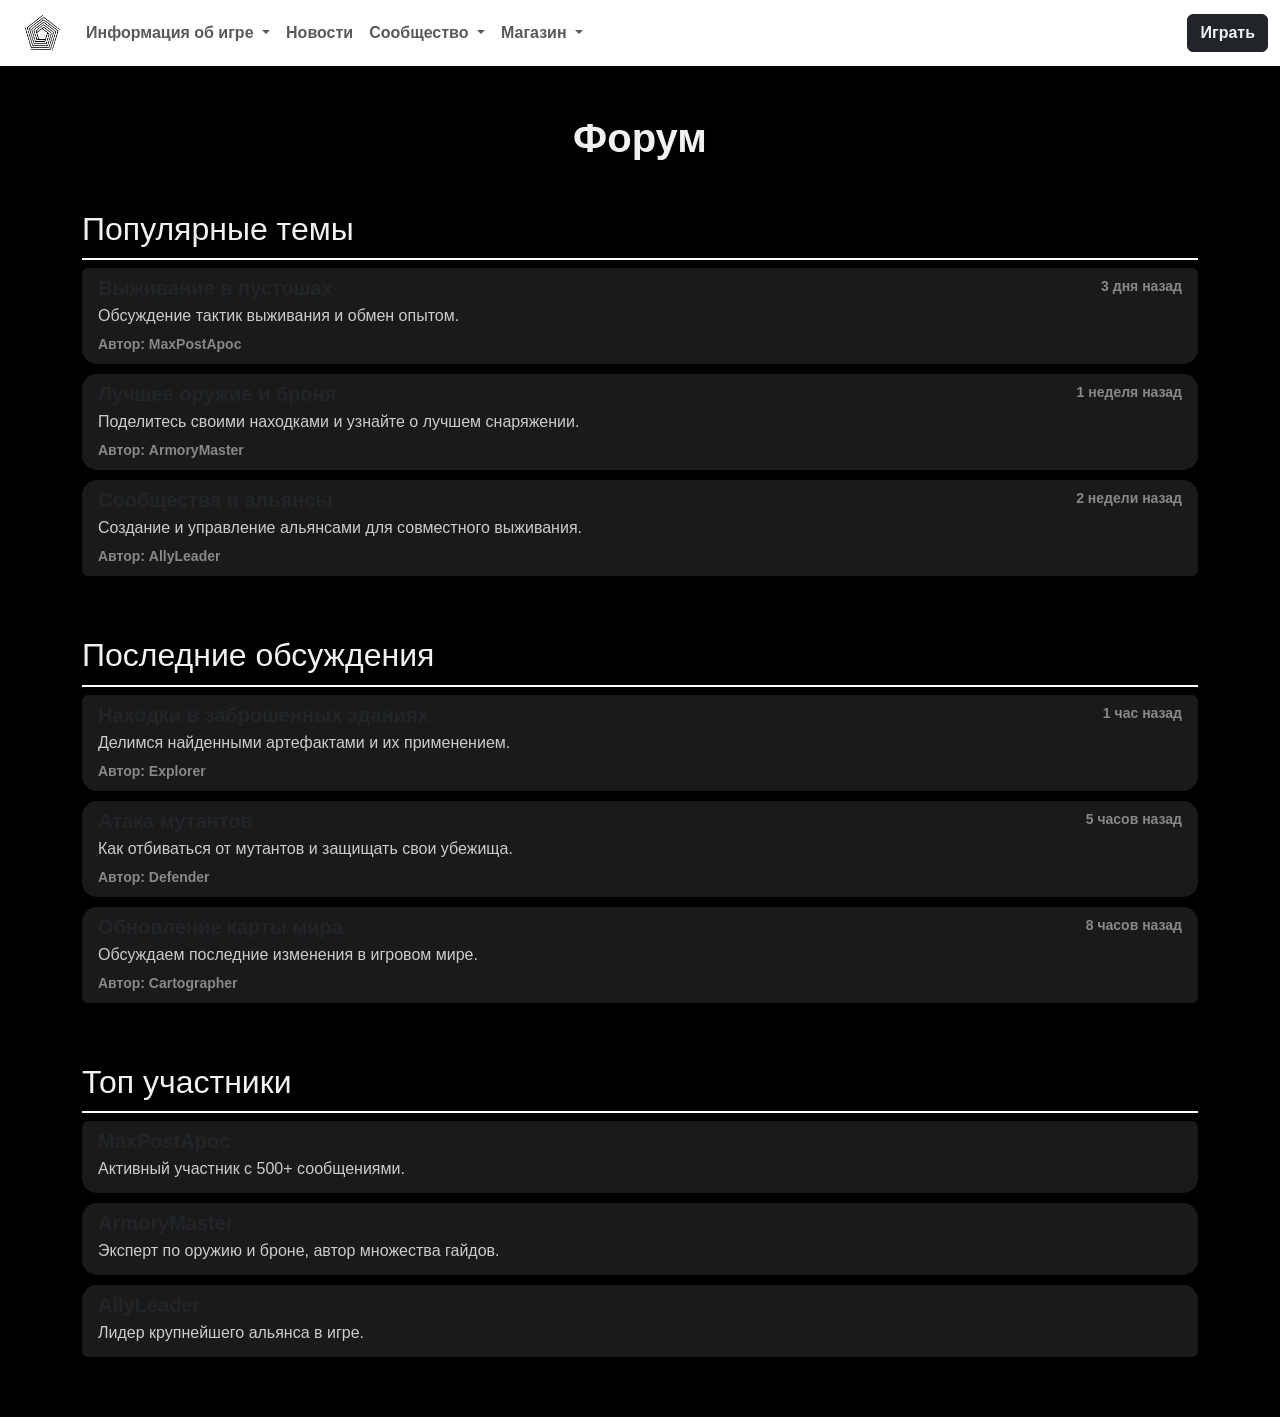
<file: forum.html>
<!DOCTYPE html>
<html lang="ru">

<head>
  <meta charset="UTF-8">
  <meta name="viewport" content="width=device-width, initial-scale=1.0">
  <title>Community Forum</title>
  <link rel="stylesheet" href="./styles/bootstrap.min.css">
  <link rel="stylesheet" href="./styles/style.css">
  <link rel="stylesheet" href="./styles/adaptive.css">
  <link rel="stylesheet" href="./styles/forum.css">
</head>

<body>
  <nav class="navbar navbar-expand-lg navbar-light bg-body">
    <div class="container-fluid">
      <a class="navbar-brand" href="./index.html">
        <img src="images/logo.png" width="40px" height="40px" class="my-logo">
      </a>
        <button class="navbar-toggler" type="button" data-bs-toggle="collapse" data-bs-target="#navbarScroll"
            aria-controls="navbarScroll" aria-expanded="false" aria-label="Toggle navigation">
            <span class="navbar-toggler-icon"></span>
        </button>
        <div class="collapse navbar-collapse" id="navbarScroll">
            <ul class="navbar-nav me-auto my-2 my-lg-0 navbar-nav-scroll" style="--bs-scroll-height: 100px;">

                <li class="nav-item dropdown">
                    <a class="nav-link dropdown-toggle" href="#" id="navbarScrollingDropdown" role="button"
                        data-bs-toggle="dropdown" aria-expanded="false">
                        Информация об игре
                    </a>
                    <ul class="dropdown-menu" aria-labelledby="navbarScrollingDropdown">
                      <li><a class="dropdown-item" href="./index.html#nav-hero">Герои</a></li>
                        <li><a class="dropdown-item" href="./news.html">Описания обновлений</a></li>
                        <li>
                            <hr class="dropdown-divider">
                        </li>
                    </ul>

                <!-- <li class="nav-item dropdown">
                    <a class="nav-link dropdown-toggle" href="#" id="navbarScrollingDropdown" role="button"
                        data-bs-toggle="dropdown" aria-expanded="false">
                        Карты
                    </a>
                    <ul class="dropdown-menu" aria-labelledby="navbarScrollingDropdown">
                      <li><a class="dropdown-item" href="./maps.html">Локация метро</a></li>
                        <li>
                            <hr class="dropdown-divider">
                        </li>
                    </ul> -->

                <li class="nav-item">
                    <a class="nav-link" href="./news.html">Новости</a>
                </li>

                <li class="nav-item dropdown">
                    <a class="nav-link dropdown-toggle" href="#" id="navbarScrollingDropdown" role="button"
                        data-bs-toggle="dropdown" aria-expanded="false">
                        Сообщество
                    </a>
                    <ul class="dropdown-menu" aria-labelledby="navbarScrollingDropdown">
                        <li><a class="dropdown-item" href="./forum.html">Форумы</a></li>
                        <li><a class="dropdown-item" href="./tables.html">Рейтинговые таблицы</a></li>
                        <li><a class="dropdown-item" href="./invited.html">Пригласи друга</a></li>
                        <li><a class="dropdown-item" href="./loyalty.html">Программа поддержки</a></li>
                        <li>
                            <hr class="dropdown-divider">
                        </li>
                    </ul>

                <li class="nav-item dropdown">
                    <a class="nav-link dropdown-toggle" href="#" id="navbarScrollingDropdown" role="button"
                        data-bs-toggle="dropdown" aria-expanded="false">
                        Магазин
                    </a>
                    <ul class="dropdown-menu" aria-labelledby="navbarScrollingDropdown">
                        <li><a class="dropdown-item" href="./shop.html">Внутриигровой контент</a></li>
                        <li>
                            <hr class="dropdown-divider">
                        </li>
                        <li><a class="dropdown-item" href="./merch.html">Сувенирная продукция</a></li>
                    </ul>

                </li>
            </ul>
            <button class="btn btn-dark">
                <a class="text-light fw-bold" href="./game-main/index.html">Играть</a>
            </button>
        </div>
    </div>
</nav>

  <main class="container mt-5">
    <h1 class="text-center text-light fw-bold">Форум</h1>
    <div class="forum-section mt-5">
      <h2 class="text-light">Популярные темы</h2>
      <div class="list-group">
        <a href="#" class="list-group-item list-group-item-action">
          <div class="d-flex w-100 justify-content-between">
            <h5 class="mb-1">Выживание в пустошах</h5>
            <small>3 дня назад</small>
          </div>
          <p class="mb-1">Обсуждение тактик выживания и обмен опытом.</p>
          <small>Автор: MaxPostApoc</small>
        </a>
        <a href="#" class="list-group-item list-group-item-action">
          <div class="d-flex w-100 justify-content-between">
            <h5 class="mb-1">Лучшее оружие и броня</h5>
            <small>1 неделя назад</small>
          </div>
          <p class="mb-1">Поделитесь своими находками и узнайте о лучшем снаряжении.</p>
          <small>Автор: ArmoryMaster</small>
        </a>
        <a href="#" class="list-group-item list-group-item-action">
          <div class="d-flex w-100 justify-content-between">
            <h5 class="mb-1">Сообщества и альянсы</h5>
            <small>2 недели назад</small>
          </div>
          <p class="mb-1">Создание и управление альянсами для совместного выживания.</p>
          <small>Автор: AllyLeader</small>
        </a>
      </div>
    </div>
    
    <div class="forum-section mt-5">
      <h2 class="text-light">Последние обсуждения</h2>
      <div class="list-group">
        <a href="#" class="list-group-item list-group-item-action">
          <div class="d-flex w-100 justify-content-between">
            <h5 class="mb-1">Находки в заброшенных зданиях</h5>
            <small>1 час назад</small>
          </div>
          <p class="mb-1">Делимся найденными артефактами и их применением.</p>
          <small>Автор: Explorer</small>
        </a>
        <a href="#" class="list-group-item list-group-item-action">
          <div class="d-flex w-100 justify-content-between">
            <h5 class="mb-1">Атака мутантов</h5>
            <small>5 часов назад</small>
          </div>
          <p class="mb-1">Как отбиваться от мутантов и защищать свои убежища.</p>
          <small>Автор: Defender</small>
        </a>
        <a href="#" class="list-group-item list-group-item-action">
          <div class="d-flex w-100 justify-content-between">
            <h5 class="mb-1">Обновление карты мира</h5>
            <small>8 часов назад</small>
          </div>
          <p class="mb-1">Обсуждаем последние изменения в игровом мире.</p>
          <small>Автор: Cartographer</small>
        </a>
      </div>
    </div>
    
    <div class="forum-section mt-5">
      <h2 class="text-light">Топ участники</h2>
      <div class="list-group">
        <a href="#" class="list-group-item list-group-item-action">
          <h5 class="mb-1">MaxPostApoc</h5>
          <p class="mb-1">Активный участник с 500+ сообщениями.</p>
        </a>
        <a href="#" class="list-group-item list-group-item-action">
          <h5 class="mb-1">ArmoryMaster</h5>
          <p class="mb-1">Эксперт по оружию и броне, автор множества гайдов.</p>
        </a>
        <a href="#" class="list-group-item list-group-item-action">
          <h5 class="mb-1">AllyLeader</h5>
          <p class="mb-1">Лидер крупнейшего альянса в игре.</p>
        </a>
      </div>
    </div>
  </main>

  <script src="./scripts/bootstrap.bundle.min.js"></script>
</body>

</html>
</file>
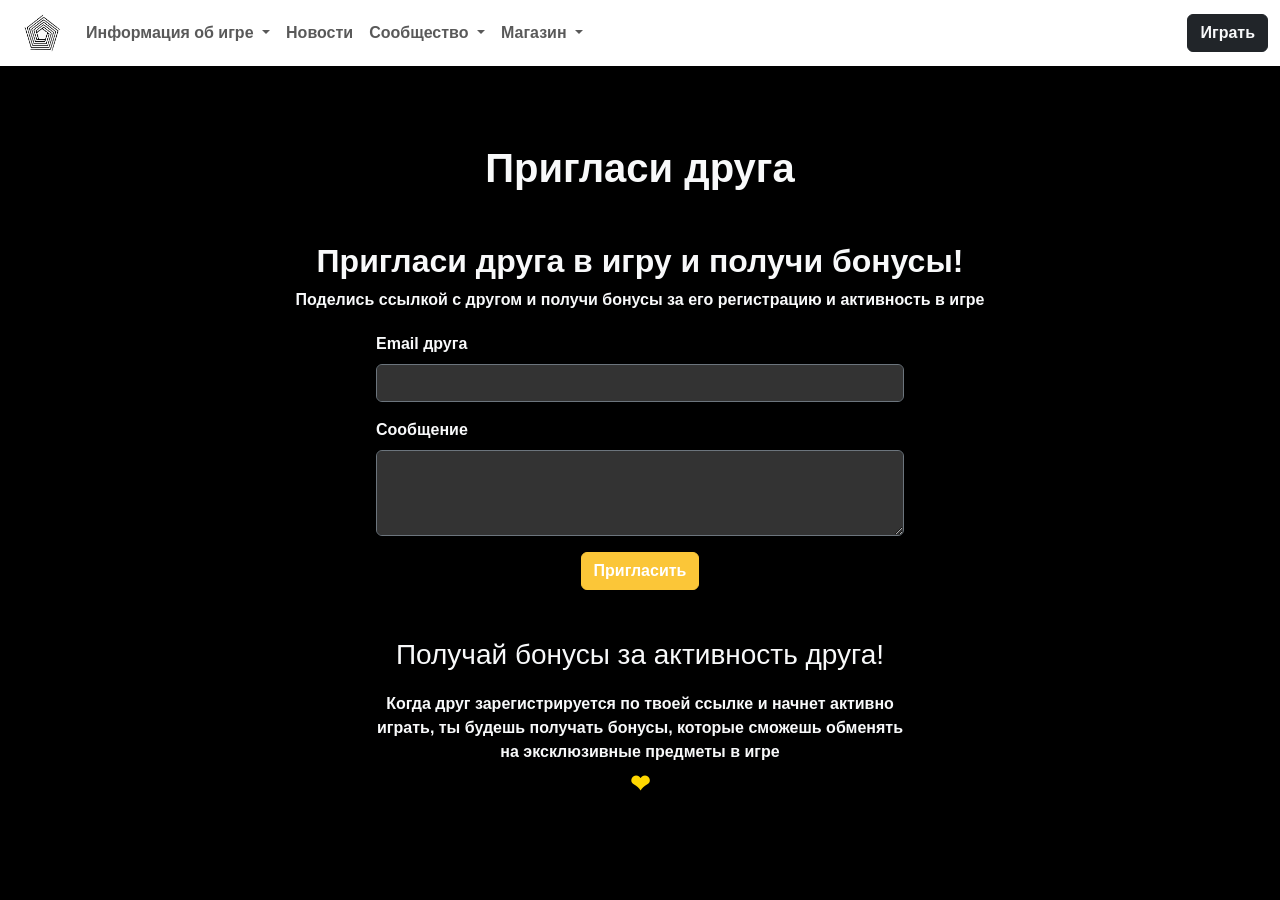
<file: invited.html>
<!DOCTYPE html>
<html lang="ru">

<head>
  <meta charset="UTF-8">
  <meta name="viewport" content="width=device-width, initial-scale=1.0">
  <title>Invite a friend</title>
  <link rel="stylesheet" href="./styles/bootstrap.min.css">
  <link rel="stylesheet" href="./styles/style.css">
  <link rel="stylesheet" href="./styles/adaptive.css">
  <link rel="stylesheet" href="./styles/invited.css">
</head>

<body>
  <nav class="navbar navbar-expand-lg navbar-light bg-body">
    <div class="container-fluid">
      <a class="navbar-brand" href="./index.html">
        <img src="images/logo.png" width="40px" height="40px" class="my-logo">
      </a>
        <button class="navbar-toggler" type="button" data-bs-toggle="collapse" data-bs-target="#navbarScroll"
            aria-controls="navbarScroll" aria-expanded="false" aria-label="Toggle navigation">
            <span class="navbar-toggler-icon"></span>
        </button>
        <div class="collapse navbar-collapse" id="navbarScroll">
            <ul class="navbar-nav me-auto my-2 my-lg-0 navbar-nav-scroll" style="--bs-scroll-height: 100px;">

                <li class="nav-item dropdown">
                    <a class="nav-link dropdown-toggle" href="#" id="navbarScrollingDropdown" role="button"
                        data-bs-toggle="dropdown" aria-expanded="false">
                        Информация об игре
                    </a>
                    <ul class="dropdown-menu" aria-labelledby="navbarScrollingDropdown">
                      <li><a class="dropdown-item" href="./index.html#nav-hero">Герои</a></li>
                        <li><a class="dropdown-item" href="./news.html">Описания обновлений</a></li>
                        <li>
                            <hr class="dropdown-divider">
                        </li>
                    </ul>

                <!-- <li class="nav-item dropdown">
                    <a class="nav-link dropdown-toggle" href="#" id="navbarScrollingDropdown" role="button"
                        data-bs-toggle="dropdown" aria-expanded="false">
                        Карты
                    </a>
                    <ul class="dropdown-menu" aria-labelledby="navbarScrollingDropdown">
                      <li><a class="dropdown-item" href="./maps.html">Локация метро</a></li>
                        <li>
                            <hr class="dropdown-divider">
                        </li>
                    </ul> -->

                <li class="nav-item">
                    <a class="nav-link" href="./news.html">Новости</a>
                </li>

                <li class="nav-item dropdown">
                    <a class="nav-link dropdown-toggle" href="#" id="navbarScrollingDropdown" role="button"
                        data-bs-toggle="dropdown" aria-expanded="false">
                        Сообщество
                    </a>
                    <ul class="dropdown-menu" aria-labelledby="navbarScrollingDropdown">
                        <li><a class="dropdown-item" href="./forum.html">Форумы</a></li>
                        <li><a class="dropdown-item" href="./tables.html">Рейтинговые таблицы</a></li>
                        <li><a class="dropdown-item" href="./invited.html">Пригласи друга</a></li>
                        <li><a class="dropdown-item" href="./loyalty.html">Программа поддержки</a></li>
                        <li>
                            <hr class="dropdown-divider">
                        </li>
                    </ul>

                <li class="nav-item dropdown">
                    <a class="nav-link dropdown-toggle" href="#" id="navbarScrollingDropdown" role="button"
                        data-bs-toggle="dropdown" aria-expanded="false">
                        Магазин
                    </a>
                    <ul class="dropdown-menu" aria-labelledby="navbarScrollingDropdown">
                        <li><a class="dropdown-item" href="./shop.html">Внутриигровой контент</a></li>
                        <li>
                            <hr class="dropdown-divider">
                        </li>
                        <li><a class="dropdown-item" href="./merch.html">Сувенирная продукция</a></li>
                    </ul>

                </li>
            </ul>
            <button class="btn btn-dark">
                <a class="text-light fw-bold" href="./game-main/index.html">Играть</a>
            </button>
        </div>
    </div>
</nav>
  <main>
    <div class="container">
      <h1 class="text-center mt-5 text-light fw-bold">Пригласи друга</h1>
      <div class="invite-friend-section">
        <h2 class="text-center mt-5 text-light fw-bold">Пригласи друга в игру и получи бонусы!</h2>
        <p class="text-center text-light">Поделись ссылкой с другом и получи бонусы за его регистрацию и активность в игре</p>
        <!-- Форма для приглашения друга -->
        <div class="row justify-content-center">
          <div class="col-md-6">
            <form>
              <div class="mb-3">
                <label for="friendEmail" class="form-label text-light">Email друга</label>
                <input type="email" class="form-control" id="friendEmail" aria-describedby="emailHelp" required>
              </div>
              <div class="mb-3">
                <label for="message" class="form-label text-light">Сообщение</label>
                <textarea class="form-control" id="message" rows="3"></textarea>
              </div>
              <div class="d-flex justify-content-center align-items-center">
                <button type="submit" class="btn btn-primary fw-bold">Пригласить</button>
              </div>
            </form>
          </div>
        </div>
        <!-- Дополнительное содержимое -->
        <div class="row mt-5">
          <div class="col-md-6 offset-md-3">
            <div class="text-center">
              <h3 class="text-light">Получай бонусы за активность друга!</h3>
              <p class="text-light">Когда друг зарегистрируется по твоей ссылке и начнет активно играть, ты будешь получать бонусы, которые сможешь обменять на эксклюзивные предметы в игре</p>
              <!-- Анимированное сердечко -->
               <div class="d-flex justify-content-center align-items-center">
                <div class="animated-heart">&#10084;</div>
               </div>
            </div>
          </div>
        </div>
      </div>
    </div>
  </main>

  <script src="./scripts/bootstrap.bundle.min.js"></script>
</body>

</html>
</file>
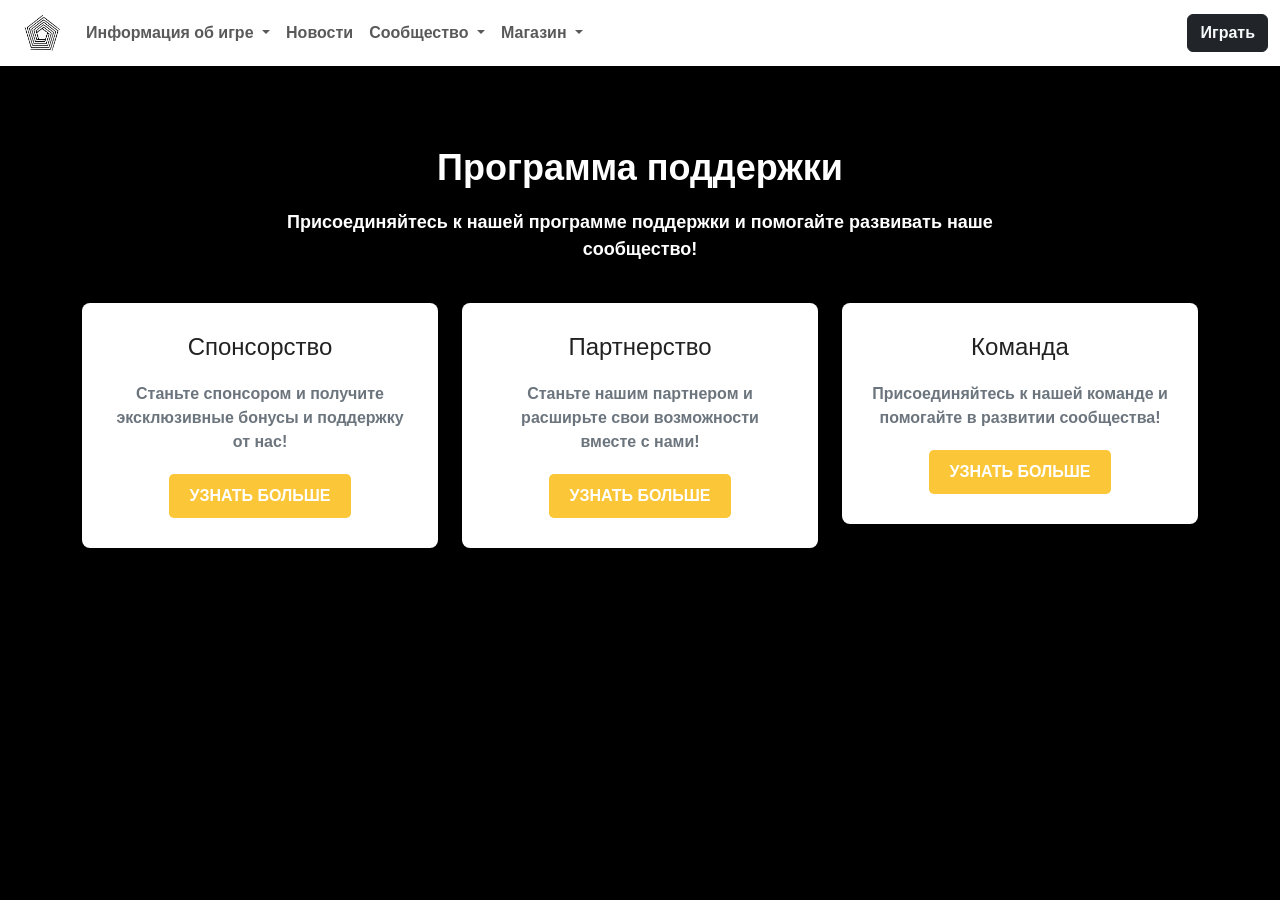
<file: loyalty.html>
<!DOCTYPE html>
<html lang="ru">

<head>
  <meta charset="UTF-8">
  <meta name="viewport" content="width=device-width, initial-scale=1.0">
  <title>Support Program</title>
  <link rel="stylesheet" href="./styles/bootstrap.min.css">
  <link rel="stylesheet" href="./styles/style.css">
  <link rel="stylesheet" href="./styles/adaptive.css">
  <link rel="stylesheet" href="./styles/loyalty.css">
</head>

<body>
  <nav class="navbar navbar-expand-lg navbar-light bg-body">
    <div class="container-fluid">
      <a class="navbar-brand" href="./index.html">
        <img src="images/logo.png" width="40px" height="40px" class="my-logo">
      </a>
        <button class="navbar-toggler" type="button" data-bs-toggle="collapse" data-bs-target="#navbarScroll"
            aria-controls="navbarScroll" aria-expanded="false" aria-label="Toggle navigation">
            <span class="navbar-toggler-icon"></span>
        </button>
        <div class="collapse navbar-collapse" id="navbarScroll">
            <ul class="navbar-nav me-auto my-2 my-lg-0 navbar-nav-scroll" style="--bs-scroll-height: 100px;">

                <li class="nav-item dropdown">
                    <a class="nav-link dropdown-toggle" href="#" id="navbarScrollingDropdown" role="button"
                        data-bs-toggle="dropdown" aria-expanded="false">
                        Информация об игре
                    </a>
                    <ul class="dropdown-menu" aria-labelledby="navbarScrollingDropdown">
                      <li><a class="dropdown-item" href="./index.html#nav-hero">Герои</a></li>
                        <li><a class="dropdown-item" href="./news.html">Описания обновлений</a></li>
                        <li>
                            <hr class="dropdown-divider">
                        </li>
                    </ul>

                <!-- <li class="nav-item dropdown">
                    <a class="nav-link dropdown-toggle" href="#" id="navbarScrollingDropdown" role="button"
                        data-bs-toggle="dropdown" aria-expanded="false">
                        Карты
                    </a>
                    <ul class="dropdown-menu" aria-labelledby="navbarScrollingDropdown">
                      <li><a class="dropdown-item" href="./maps.html">Локация метро</a></li>
                        <li>
                            <hr class="dropdown-divider">
                        </li>
                    </ul> -->

                <li class="nav-item">
                    <a class="nav-link" href="./news.html">Новости</a>
                </li>

                <li class="nav-item dropdown">
                    <a class="nav-link dropdown-toggle" href="#" id="navbarScrollingDropdown" role="button"
                        data-bs-toggle="dropdown" aria-expanded="false">
                        Сообщество
                    </a>
                    <ul class="dropdown-menu" aria-labelledby="navbarScrollingDropdown">
                        <li><a class="dropdown-item" href="./forum.html">Форумы</a></li>
                        <li><a class="dropdown-item" href="./tables.html">Рейтинговые таблицы</a></li>
                        <li><a class="dropdown-item" href="./invited.html">Пригласи друга</a></li>
                        <li><a class="dropdown-item" href="./loyalty.html">Программа поддержки</a></li>
                        <li>
                            <hr class="dropdown-divider">
                        </li>
                    </ul>

                <li class="nav-item dropdown">
                    <a class="nav-link dropdown-toggle" href="#" id="navbarScrollingDropdown" role="button"
                        data-bs-toggle="dropdown" aria-expanded="false">
                        Магазин
                    </a>
                    <ul class="dropdown-menu" aria-labelledby="navbarScrollingDropdown">
                        <li><a class="dropdown-item" href="./shop.html">Внутриигровой контент</a></li>
                        <li>
                            <hr class="dropdown-divider">
                        </li>
                        <li><a class="dropdown-item" href="./merch.html">Сувенирная продукция</a></li>
                    </ul>

                </li>
            </ul>
            <button class="btn btn-dark">
                <a class="text-light fw-bold" href="./game-main/index.html">Играть</a>
            </button>
        </div>
    </div>
</nav>

  <main>
    <section class="support-section">
      <div class="container">
        <div class="row justify-content-center">
          <div class="col-md-8">
            <h1 class="section-title text-center fw-bold">Программа поддержки</h1>
            <p class="section-subtitle text-center">Присоединяйтесь к нашей программе поддержки и помогайте развивать наше сообщество!</p>
          </div>
        </div>
        <div class="row justify-content-center">
          <div class="col-md-4">
            <div class="support-card">
              <h2 class="card-title">Спонсорство</h2>
              <p class="card-description">Станьте спонсором и получите эксклюзивные бонусы и поддержку от нас!</p>
              <a href="#" class="btn btn-primary btn-block">Узнать больше</a>
            </div>
          </div>
          <div class="col-md-4">
            <div class="support-card">
              <h2 class="card-title">Партнерство</h2>
              <p class="card-description">Станьте нашим партнером и расширьте свои возможности вместе с нами!</p>
              <a href="#" class="btn btn-primary btn-block">Узнать больше</a>
            </div>
          </div>
          <div class="col-md-4">
            <div class="support-card">
              <h2 class="card-title">Команда</h2>
              <p class="card-description">Присоединяйтесь к нашей команде и помогайте в развитии сообщества!</p>
              <a href="#" class="btn btn-primary btn-block">Узнать больше</a>
            </div>
          </div>
        </div>
      </div>
    </section>
  </main>

  <script src="./scripts/bootstrap.bundle.min.js"></script>
</body>

</html>
</file>
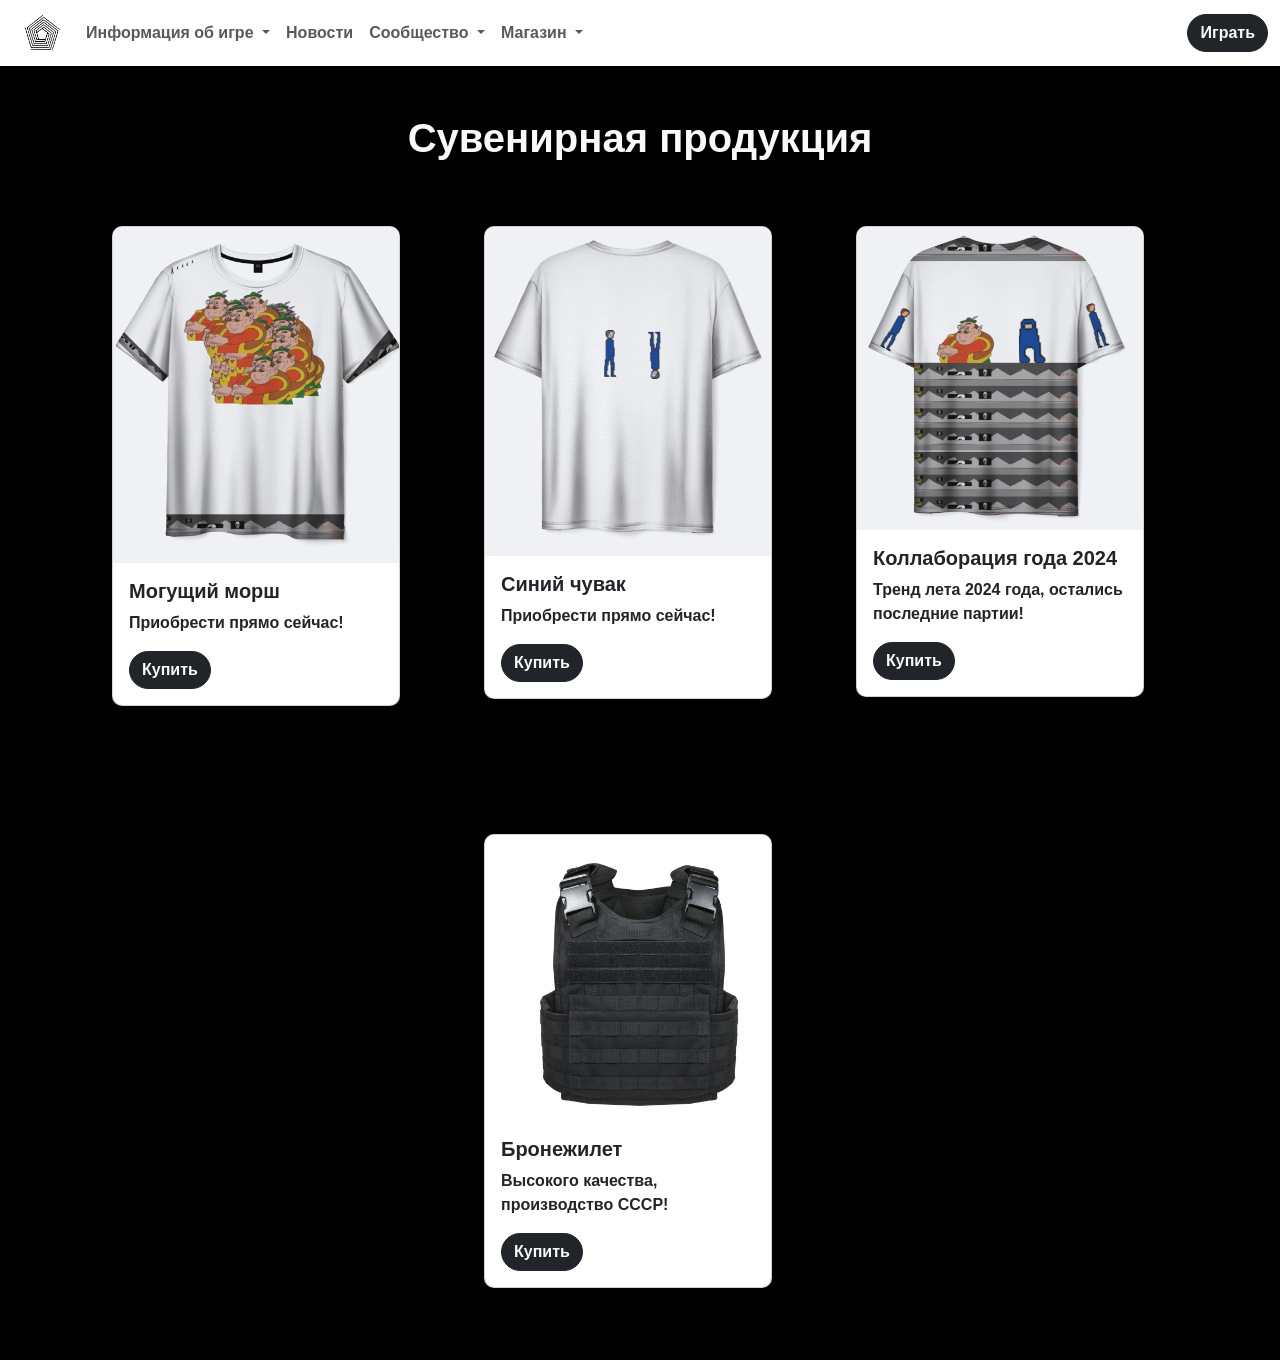
<file: merch.html>
<!DOCTYPE html>
<html lang="ru">

<head>
  <meta charset="UTF-8">
  <meta name="viewport" content="width=device-width, initial-scale=1.0">
  <title>Shop</title>
  <link rel="stylesheet" href="./styles/bootstrap.min.css">
  <link rel="stylesheet" href="./styles/style.css">
  <link rel="stylesheet" href="./styles/adaptive.css">
  <link rel="stylesheet" href="./styles/shop.css">
</head>

<body>
  <nav class="navbar navbar-expand-lg navbar-light bg-body">
    <div class="container-fluid">
      <a class="navbar-brand" href="./index.html">
        <img src="images/logo.png" width="40px" height="40px" class="my-logo">
      </a>
        <button class="navbar-toggler" type="button" data-bs-toggle="collapse" data-bs-target="#navbarScroll"
            aria-controls="navbarScroll" aria-expanded="false" aria-label="Toggle navigation">
            <span class="navbar-toggler-icon"></span>
        </button>
        <div class="collapse navbar-collapse" id="navbarScroll">
            <ul class="navbar-nav me-auto my-2 my-lg-0 navbar-nav-scroll" style="--bs-scroll-height: 100px;">

                <li class="nav-item dropdown">
                    <a class="nav-link dropdown-toggle" href="#" id="navbarScrollingDropdown" role="button"
                        data-bs-toggle="dropdown" aria-expanded="false">
                        Информация об игре
                    </a>
                    <ul class="dropdown-menu" aria-labelledby="navbarScrollingDropdown">
                      <li><a class="dropdown-item" href="./index.html#nav-hero">Герои</a></li>
                        <li><a class="dropdown-item" href="./news.html">Описания обновлений</a></li>
                        <li>
                            <hr class="dropdown-divider">
                        </li>
                    </ul>

                <!-- <li class="nav-item dropdown">
                    <a class="nav-link dropdown-toggle" href="#" id="navbarScrollingDropdown" role="button"
                        data-bs-toggle="dropdown" aria-expanded="false">
                        Карты
                    </a>
                    <ul class="dropdown-menu" aria-labelledby="navbarScrollingDropdown">
                      <li><a class="dropdown-item" href="./maps.html">Локация метро</a></li>
                        <li>
                            <hr class="dropdown-divider">
                        </li>
                    </ul> -->

                <li class="nav-item">
                    <a class="nav-link" href="./news.html">Новости</a>
                </li>

                <li class="nav-item dropdown">
                    <a class="nav-link dropdown-toggle" href="#" id="navbarScrollingDropdown" role="button"
                        data-bs-toggle="dropdown" aria-expanded="false">
                        Сообщество
                    </a>
                    <ul class="dropdown-menu" aria-labelledby="navbarScrollingDropdown">
                        <li><a class="dropdown-item" href="./forum.html">Форумы</a></li>
                        <li><a class="dropdown-item" href="./tables.html">Рейтинговые таблицы</a></li>
                        <li><a class="dropdown-item" href="./invited.html">Пригласи друга</a></li>
                        <li><a class="dropdown-item" href="./loyalty.html">Программа поддержки</a></li>
                        <li>
                            <hr class="dropdown-divider">
                        </li>
                    </ul>

                <li class="nav-item dropdown">
                    <a class="nav-link dropdown-toggle" href="#" id="navbarScrollingDropdown" role="button"
                        data-bs-toggle="dropdown" aria-expanded="false">
                        Магазин
                    </a>
                    <ul class="dropdown-menu" aria-labelledby="navbarScrollingDropdown">
                        <li><a class="dropdown-item" href="./shop.html">Внутриигровой контент</a></li>
                        <li>
                            <hr class="dropdown-divider">
                        </li>
                        <li><a class="dropdown-item" href="./merch.html">Сувенирная продукция</a></li>
                    </ul>

                </li>
            </ul>
            <button class="btn btn-dark">
                <a class="text-light fw-bold" href="./game-main/index.html">Играть</a>
            </button>
        </div>
    </div>
</nav>

  <main>
    <h1 class="text-center mt-5 text-light fw-bold">Сувенирная продукция</h1>
    <div class="container">
      <div class="row">
        <div class="row row-cols-1 row-cols-md-2 row-cols-lg-3 justify-content-center">

          <div class="col my-2 mb-4">

            <div class="card m-5 mx-auto" style="width: 18rem;">
              <img src="images/1-merch.png" class="card-img-top" alt="...">
              <div class="card-body">
                <h5 class="card-title fw-bold">Могущий морш</h5>
                <p class="card-text">Приобрести прямо сейчас!</p>
                <a href="https://yoomoney.ru/fundraise/13BIB978FKL.240614" class="btn btn-dark text-light fw-bold">Купить</a>
              </div>
            </div>
            
          </div>

          <div class="col my-2 mb-4">

            <div class="card m-5 mx-auto" style="width: 18rem;">
              <img src="images/2-merch.png" class="card-img-top" alt="...">
              <div class="card-body">
                <h5 class="card-title fw-bold">Синий чувак</h5>
                <p class="card-text">Приобрести прямо сейчас!</p>
                <a href="https://yoomoney.ru/fundraise/13BIB978FKL.240614" class="btn btn-dark text-light fw-bold">Купить</a>
              </div>
            </div>
            
          </div>

          <div class="col my-2 mb-4">

            <div class="card m-5 mx-auto" style="width: 18rem;">
              <img src="images/3-merch.png" class="card-img-top" alt="...">
              <div class="card-body">
                <h5 class="card-title fw-bold">Коллаборация года 2024</h5>
                <p class="card-text">Тренд лета 2024 года, остались последние партии!</p>
                <a href="https://yoomoney.ru/fundraise/13BIB978FKL.240614" class="btn btn-dark text-light fw-bold">Купить</a>
              </div>
            </div>
            
          </div>

          <div class="col my-2 mb-4">

            <div class="card m-5 mx-auto" style="width: 18rem;">
              <img src="images/armor-1.webp" class="card-img-top" alt="...">
              <div class="card-body">
                <h5 class="card-title fw-bold">Бронежилет</h5>
                <p class="card-text">Высокого качества, производство СССР!</p>
                <a href="https://yoomoney.ru/fundraise/13BIB978FKL.240614" class="btn btn-dark text-light fw-bold">Купить</a>
              </div>
            </div>
            
          </div>

        </div>
      </div>

    </div>

  </main>

  <script src="./scripts/bootstrap.bundle.min.js"></script>
</body>

</html>
</file>
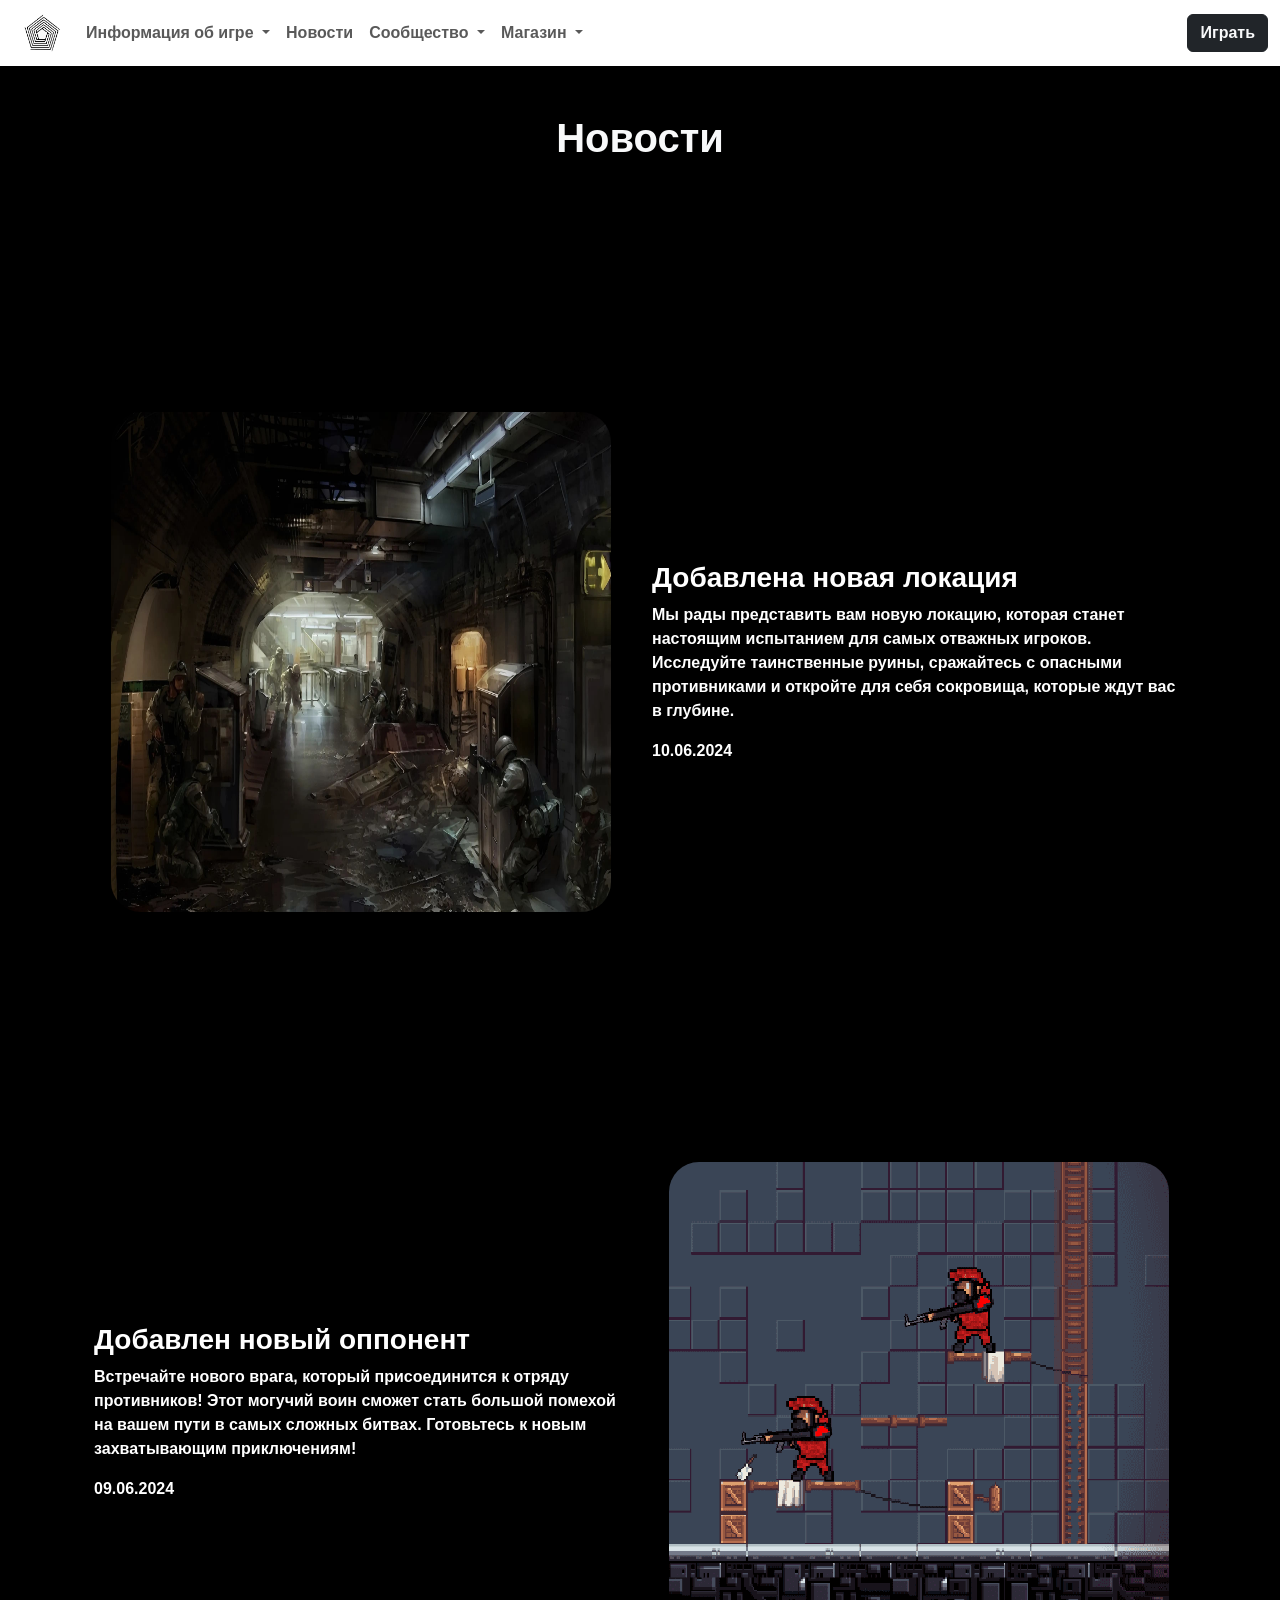
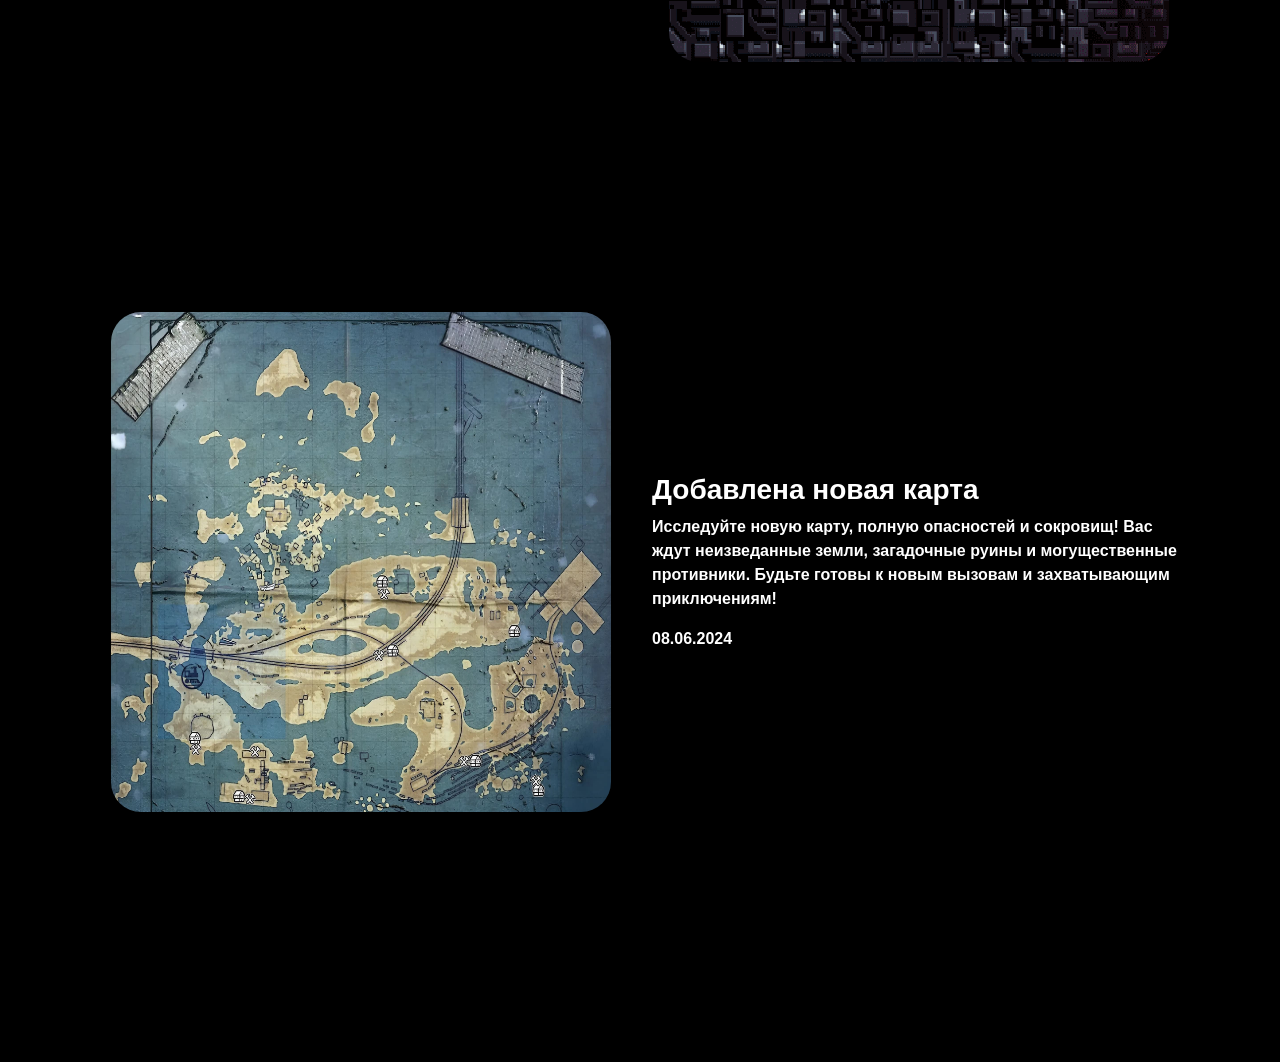
<file: news.html>
<!DOCTYPE html>
<html lang="ru">

<head>
  <meta charset="UTF-8">
  <meta name="viewport" content="width=device-width, initial-scale=1.0">
  <title>News</title>
  <link rel="stylesheet" href="./styles/bootstrap.min.css">
  <link rel="stylesheet" href="./styles/style.css">
  <link rel="stylesheet" href="./styles/adaptive.css">
</head>

<body>
  <nav class="navbar navbar-expand-lg navbar-light bg-body">
    <div class="container-fluid">
      <a class="navbar-brand" href="./index.html">
        <img src="images/logo.png" width="40px" height="40px" class="my-logo">
      </a>
        <button class="navbar-toggler" type="button" data-bs-toggle="collapse" data-bs-target="#navbarScroll"
            aria-controls="navbarScroll" aria-expanded="false" aria-label="Toggle navigation">
            <span class="navbar-toggler-icon"></span>
        </button>
        <div class="collapse navbar-collapse" id="navbarScroll">
            <ul class="navbar-nav me-auto my-2 my-lg-0 navbar-nav-scroll" style="--bs-scroll-height: 100px;">

                <li class="nav-item dropdown">
                    <a class="nav-link dropdown-toggle" href="#" id="navbarScrollingDropdown" role="button"
                        data-bs-toggle="dropdown" aria-expanded="false">
                        Информация об игре
                    </a>
                    <ul class="dropdown-menu" aria-labelledby="navbarScrollingDropdown">
                      <li><a class="dropdown-item" href="./index.html#nav-hero">Герои</a></li>
                        <li><a class="dropdown-item" href="./news.html">Описания обновлений</a></li>
                        <li>
                            <hr class="dropdown-divider">
                        </li>
                    </ul>

                <!-- <li class="nav-item dropdown">
                    <a class="nav-link dropdown-toggle" href="#" id="navbarScrollingDropdown" role="button"
                        data-bs-toggle="dropdown" aria-expanded="false">
                        Карты
                    </a>
                    <ul class="dropdown-menu" aria-labelledby="navbarScrollingDropdown">
                      <li><a class="dropdown-item" href="./maps.html">Локация метро</a></li>
                        <li>
                            <hr class="dropdown-divider">
                        </li>
                    </ul> -->

                <li class="nav-item">
                    <a class="nav-link" href="./news.html">Новости</a>
                </li>

                <li class="nav-item dropdown">
                    <a class="nav-link dropdown-toggle" href="#" id="navbarScrollingDropdown" role="button"
                        data-bs-toggle="dropdown" aria-expanded="false">
                        Сообщество
                    </a>
                    <ul class="dropdown-menu" aria-labelledby="navbarScrollingDropdown">
                        <li><a class="dropdown-item" href="./forum.html">Форумы</a></li>
                        <li><a class="dropdown-item" href="./tables.html">Рейтинговые таблицы</a></li>
                        <li><a class="dropdown-item" href="./invited.html">Пригласи друга</a></li>
                        <li><a class="dropdown-item" href="./loyalty.html">Программа поддержки</a></li>
                        <li>
                            <hr class="dropdown-divider">
                        </li>
                    </ul>

                <li class="nav-item dropdown">
                    <a class="nav-link dropdown-toggle" href="#" id="navbarScrollingDropdown" role="button"
                        data-bs-toggle="dropdown" aria-expanded="false">
                        Магазин
                    </a>
                    <ul class="dropdown-menu" aria-labelledby="navbarScrollingDropdown">
                        <li><a class="dropdown-item" href="./shop.html">Внутриигровой контент</a></li>
                        <li>
                            <hr class="dropdown-divider">
                        </li>
                        <li><a class="dropdown-item" href="./merch.html">Сувенирная продукция</a></li>
                    </ul>

                </li>
            </ul>
            <button class="btn btn-dark">
                <a class="text-light fw-bold" href="./game-main/index.html">Играть</a>
            </button>
        </div>
    </div>
</nav>

  <main>
    <h1 class="text-center mt-5 mb-5 text-light fw-bold">Новости</h1>

    <section id="my-block-info">
      <div class="container">

        <div class="row">
          <div class="col-md-6 col-sm-12">
            <div class="block-info">
              <img src="images/location-2.jpeg" alt="" class="img-fluid">
            </div>
          </div>
          <div class="col-md-6 col-sm-12 d-flex align-items-center justify-content-center">
            <div id="first-news" class="block-info-text">
              <h3 class="fw-bold">Добавлена новая локация</h3>
              <p>Мы рады представить вам новую локацию, которая станет настоящим испытанием для самых отважных игроков.
                Исследуйте таинственные руины, сражайтесь с опасными противниками и откройте для себя сокровища, которые
                ждут вас в глубине.</p>
                <span>
                  10.06.2024
                </span>
            </div>
          </div>
        </div>

        <div class="row">
          <div class="col-md-6 col-sm-12 d-flex align-items-center justify-content-center">
            <div class="block-info-text">
              <h3 class="fw-bold">Добавлен новый оппонент</h3>
              <p>Встречайте нового врага, который присоединится к отряду противников! 
                Этот могучий воин  сможет стать большой помехой на вашем пути в самых сложных битвах. 
                Готовьтесь к новым захватывающим приключениям!
              </p>
              <span>
                09.06.2024
              </span>
            </div>
          </div>
          <div class="col-md-6 col-sm-12">
            <div class="block-info">
              <img src="images/guarded.png" alt="" class="img-fluid" style="image-rendering: pixelated;">
            </div>
          </div>
        </div>

        <div class="row">
          <div class="col-md-6 col-sm-12">
            <div class="block-info">
              <img src="images/location-1.jpeg" alt="" class="img-fluid my-img">
            </div>
          </div>
          <div class="col-md-6 col-sm-12 d-flex align-items-center justify-content-center">
            <div class="block-info-text">
              <h3 class="fw-bold">Добавлена новая карта</h3>
              <p>Исследуйте новую карту, полную опасностей и сокровищ! Вас ждут неизведанные земли, загадочные руины и
                могущественные противники. Будьте готовы к новым вызовам и захватывающим приключениям!</p>
                <span>
                  08.06.2024
                </span>
            </div>
          </div>
        </div>

      </div>
    </section>

  </main>

  <script src="./scripts/bootstrap.bundle.min.js"></script>
</body>

</html>
</file>
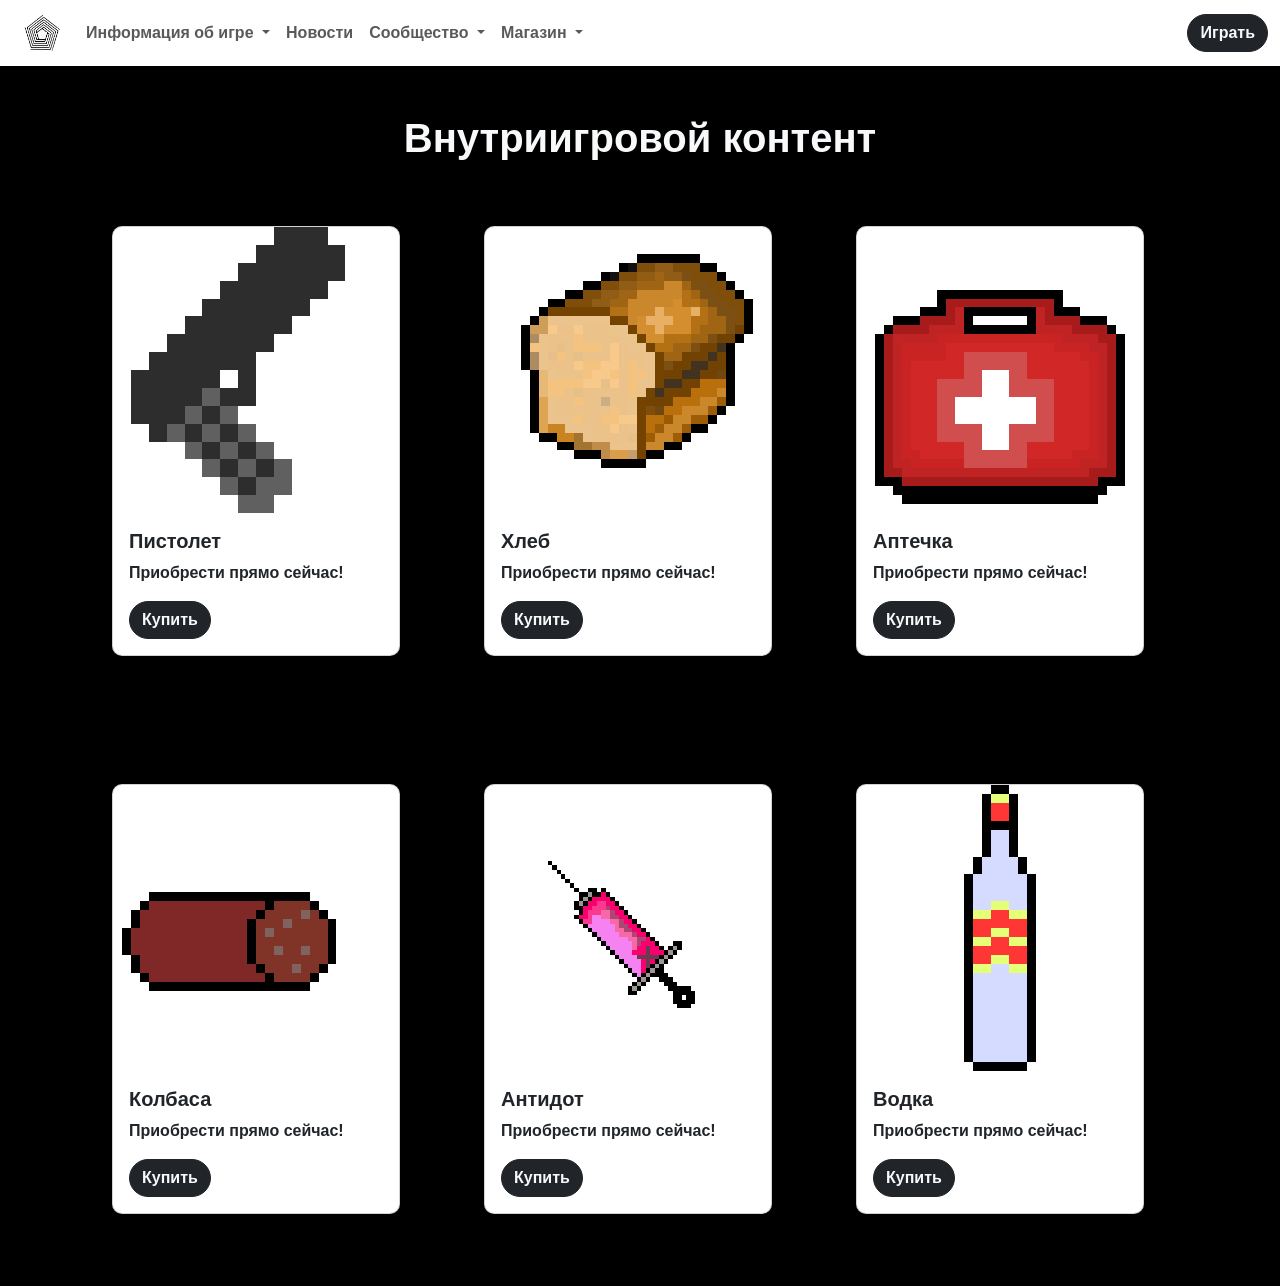
<file: shop.html>
<!DOCTYPE html>
<html lang="ru">

<head>
  <meta charset="UTF-8">
  <meta name="viewport" content="width=device-width, initial-scale=1.0">
  <title>Shop</title>
  <link rel="stylesheet" href="./styles/bootstrap.min.css">
  <link rel="stylesheet" href="./styles/style.css">
  <link rel="stylesheet" href="./styles/adaptive.css">
  <link rel="stylesheet" href="./styles/shop.css">
</head>

<body>
  <nav class="navbar navbar-expand-lg navbar-light bg-body">
    <div class="container-fluid">
      <a class="navbar-brand" href="./index.html">
        <img src="images/logo.png" width="40px" height="40px" class="my-logo">
      </a>
        <button class="navbar-toggler" type="button" data-bs-toggle="collapse" data-bs-target="#navbarScroll"
            aria-controls="navbarScroll" aria-expanded="false" aria-label="Toggle navigation">
            <span class="navbar-toggler-icon"></span>
        </button>
        <div class="collapse navbar-collapse" id="navbarScroll">
            <ul class="navbar-nav me-auto my-2 my-lg-0 navbar-nav-scroll" style="--bs-scroll-height: 100px;">

                <li class="nav-item dropdown">
                    <a class="nav-link dropdown-toggle" href="#" id="navbarScrollingDropdown" role="button"
                        data-bs-toggle="dropdown" aria-expanded="false">
                        Информация об игре
                    </a>
                    <ul class="dropdown-menu" aria-labelledby="navbarScrollingDropdown">
                      <li><a class="dropdown-item" href="./index.html#nav-hero">Герои</a></li>
                        <li><a class="dropdown-item" href="./news.html">Описания обновлений</a></li>
                        <li>
                            <hr class="dropdown-divider">
                        </li>
                    </ul>

                <li class="nav-item dropdown">
                    <!-- <a class="nav-link dropdown-toggle" href="#" id="navbarScrollingDropdown" role="button"
                        data-bs-toggle="dropdown" aria-expanded="false">
                        Карты
                    </a>
                    <ul class="dropdown-menu" aria-labelledby="navbarScrollingDropdown">
                      <li><a class="dropdown-item" href="./maps.html">Локация метро</a></li>
                        <li>
                            <hr class="dropdown-divider">
                        </li>
                    </ul> -->

                <li class="nav-item">
                    <a class="nav-link" href="./news.html">Новости</a>
                </li>

                <li class="nav-item dropdown">
                    <a class="nav-link dropdown-toggle" href="#" id="navbarScrollingDropdown" role="button"
                        data-bs-toggle="dropdown" aria-expanded="false">
                        Сообщество
                    </a>
                    <ul class="dropdown-menu" aria-labelledby="navbarScrollingDropdown">
                        <li><a class="dropdown-item" href="./forum.html">Форумы</a></li>
                        <li><a class="dropdown-item" href="./tables.html">Рейтинговые таблицы</a></li>
                        <li><a class="dropdown-item" href="./invited.html">Пригласи друга</a></li>
                        <li><a class="dropdown-item" href="./loyalty.html">Программа поддержки</a></li>
                        <li>
                            <hr class="dropdown-divider">
                        </li>
                    </ul>

                <li class="nav-item dropdown">
                    <a class="nav-link dropdown-toggle" href="#" id="navbarScrollingDropdown" role="button"
                        data-bs-toggle="dropdown" aria-expanded="false">
                        Магазин
                    </a>
                    <ul class="dropdown-menu" aria-labelledby="navbarScrollingDropdown">
                        <li><a class="dropdown-item" href="./shop.html">Внутриигровой контент</a></li>
                        <li>
                            <hr class="dropdown-divider">
                        </li>
                        <li><a class="dropdown-item" href="./merch.html">Сувенирная продукция</a></li>
                    </ul>

                </li>
            </ul>
            <button class="btn btn-dark">
                <a class="text-light fw-bold" href="./game-main/index.html">Играть</a>
            </button>
        </div>
    </div>
</nav>

  <main>
    <h1 class="text-center mt-5 text-light fw-bold">Внутриигровой контент</h1>
    <div class="container">
      <div class="row">
        <div class="row row-cols-1 row-cols-md-2 row-cols-lg-3 justify-content-center">

          <div class="col my-2 mb-4">

            <div class="card m-5 mx-auto" style="width: 18rem;">
              <img src="images/items/glock.png" class="card-img-top" alt="..." style="image-rendering: pixelated;">
              <div class="card-body">
                <h5 class="card-title fw-bold">Пистолет</h5>
                <p class="card-text">Приобрести прямо сейчас!</p>
                <a href="https://yoomoney.ru/fundraise/13BIB978FKL.240614" class="btn btn-dark text-light fw-bold">Купить</a>
              </div>
            </div>
            
          </div>

          <div class="col my-2 mb-4">

            <div class="card m-5 mx-auto" style="width: 18rem;">
              <img src="images/items/bread.png" class="card-img-top" alt="..." style="image-rendering: pixelated;">
              <div class="card-body">
                <h5 class="card-title fw-bold">Хлеб</h5>
                <p class="card-text">Приобрести прямо сейчас!</p>
                <a href="https://yoomoney.ru/fundraise/13BIB978FKL.240614" class="btn btn-dark text-light fw-bold">Купить</a>
              </div>
            </div>
            
          </div>

          <div class="col my-2 mb-4">

            <div class="card m-5 mx-auto" style="width: 18rem;">
              <img src="images/items/firstAid.png" class="card-img-top" alt="..." style="image-rendering: pixelated;">
              <div class="card-body">
                <h5 class="card-title fw-bold">Аптечка</h5>
                <p class="card-text">Приобрести прямо сейчас!</p>
                <a href="https://yoomoney.ru/fundraise/13BIB978FKL.240614" class="btn btn-dark text-light fw-bold">Купить</a>
              </div>
            </div>
            
          </div>

          <div class="col my-2 mb-4">

            <div class="card m-5 mx-auto" style="width: 18rem;">
              <img src="images/items/meatStick.png" class="card-img-top" alt="..." style="image-rendering: pixelated;">
              <div class="card-body">
                <h5 class="card-title fw-bold">Колбаса</h5>
                <p class="card-text">Приобрести прямо сейчас!</p>
                <a href="https://yoomoney.ru/fundraise/13BIB978FKL.240614" class="btn btn-dark text-light fw-bold">Купить</a>
              </div>
            </div>
            
          </div>

          <div class="col my-2 mb-4">

            <div class="card m-5 mx-auto" style="width: 18rem;">
              <img src="images/items/syringe.png" class="card-img-top" alt="..." style="image-rendering: pixelated;">
              <div class="card-body">
                <h5 class="card-title fw-bold">Антидот</h5>
                <p class="card-text">Приобрести прямо сейчас!</p>
                <a href="https://yoomoney.ru/fundraise/13BIB978FKL.240614" class="btn btn-dark text-light fw-bold">Купить</a>
              </div>
            </div>
            
          </div>

          <div class="col my-2 mb-4">

            <div class="card m-5 mx-auto" style="width: 18rem;">
              <img src="images/items/vodka.png" class="card-img-top" alt="..." style="image-rendering: pixelated;">
              <div class="card-body">
                <h5 class="card-title fw-bold">Водка</h5>
                <p class="card-text">Приобрести прямо сейчас!</p>
                <a href="https://yoomoney.ru/fundraise/13BIB978FKL.240614" class="btn btn-dark text-light fw-bold">Купить</a>
              </div>
            </div>
            
          </div>

        </div>
      </div>

    </div>

  </main>

  <script src="./scripts/bootstrap.bundle.min.js"></script>
</body>

</html>
</file>
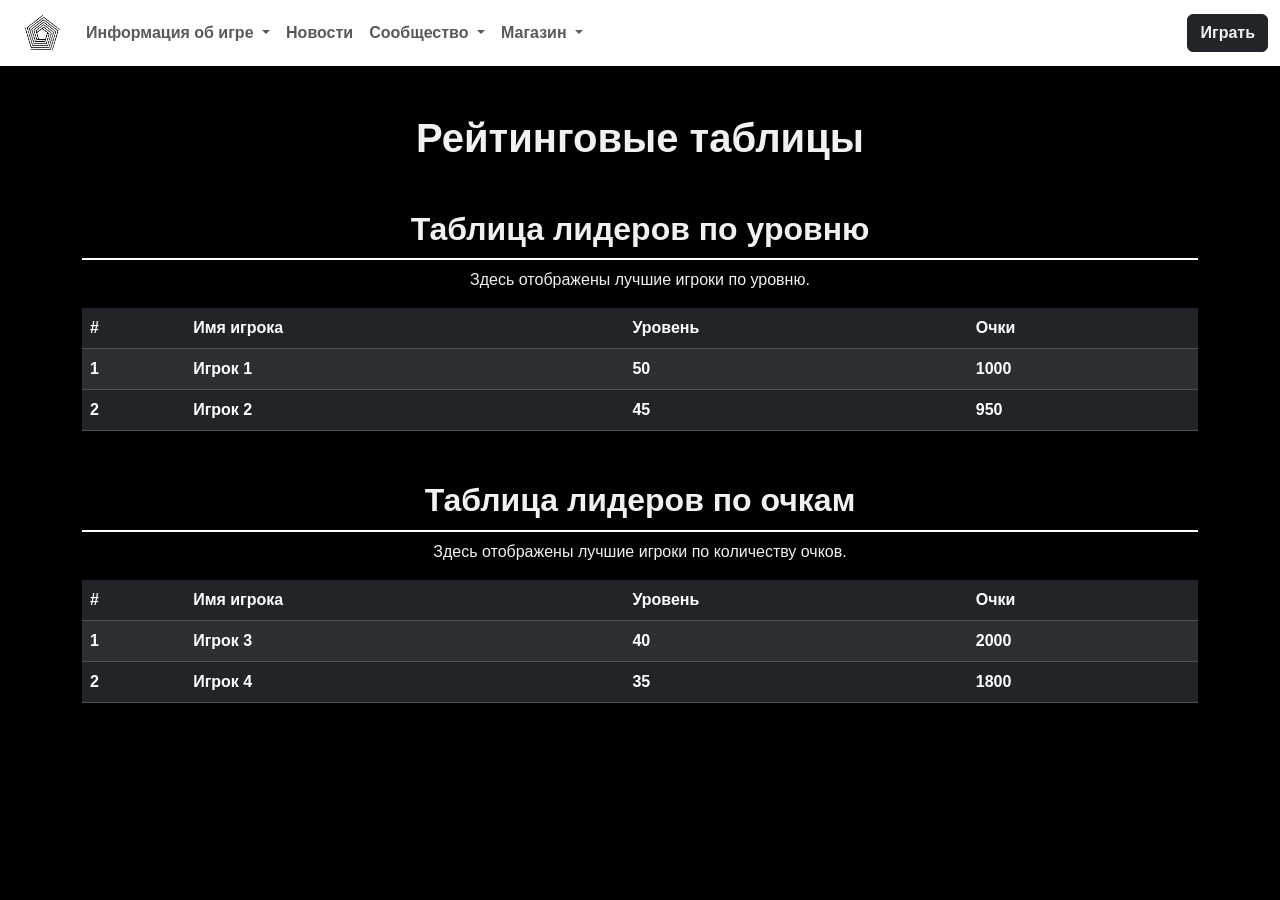
<file: tables.html>
<!DOCTYPE html>
<html lang="ru">

<head>
  <meta charset="UTF-8">
  <meta name="viewport" content="width=device-width, initial-scale=1.0">
  <title>Raiting Tables</title>
  <link rel="stylesheet" href="./styles/bootstrap.min.css">
  <link rel="stylesheet" href="./styles/style.css">
  <link rel="stylesheet" href="./styles/adaptive.css">
  <link rel="stylesheet" href="./styles/forum.css"> <!-- Стили из форума! -->
</head>

<body>
  <nav class="navbar navbar-expand-lg navbar-light bg-body">
    <div class="container-fluid">
      <a class="navbar-brand" href="./index.html">
        <img src="images/logo.png" width="40px" height="40px" class="my-logo">
      </a>
        <button class="navbar-toggler" type="button" data-bs-toggle="collapse" data-bs-target="#navbarScroll"
            aria-controls="navbarScroll" aria-expanded="false" aria-label="Toggle navigation">
            <span class="navbar-toggler-icon"></span>
        </button>
        <div class="collapse navbar-collapse" id="navbarScroll">
            <ul class="navbar-nav me-auto my-2 my-lg-0 navbar-nav-scroll" style="--bs-scroll-height: 100px;">

                <li class="nav-item dropdown">
                    <a class="nav-link dropdown-toggle" href="#" id="navbarScrollingDropdown" role="button"
                        data-bs-toggle="dropdown" aria-expanded="false">
                        Информация об игре
                    </a>
                    <ul class="dropdown-menu" aria-labelledby="navbarScrollingDropdown">
                      <li><a class="dropdown-item" href="./index.html#nav-hero">Герои</a></li>
                        <li><a class="dropdown-item" href="./news.html">Описания обновлений</a></li>
                        <li>
                            <hr class="dropdown-divider">
                        </li>
                    </ul>

                <!-- <li class="nav-item dropdown">
                    <a class="nav-link dropdown-toggle" href="#" id="navbarScrollingDropdown" role="button"
                        data-bs-toggle="dropdown" aria-expanded="false">
                        Карты
                    </a>
                    <ul class="dropdown-menu" aria-labelledby="navbarScrollingDropdown">
                      <li><a class="dropdown-item" href="./maps.html">Локация метро</a></li>
                        <li>
                            <hr class="dropdown-divider">
                        </li>
                    </ul> -->

                <li class="nav-item">
                    <a class="nav-link" href="./news.html">Новости</a>
                </li>

                <li class="nav-item dropdown">
                    <a class="nav-link dropdown-toggle" href="#" id="navbarScrollingDropdown" role="button"
                        data-bs-toggle="dropdown" aria-expanded="false">
                        Сообщество
                    </a>
                    <ul class="dropdown-menu" aria-labelledby="navbarScrollingDropdown">
                        <li><a class="dropdown-item" href="./forum.html">Форумы</a></li>
                        <li><a class="dropdown-item" href="./tables.html">Рейтинговые таблицы</a></li>
                        <li><a class="dropdown-item" href="./invited.html">Пригласи друга</a></li>
                        <li><a class="dropdown-item" href="./loyalty.html">Программа поддержки</a></li>
                        <li>
                            <hr class="dropdown-divider">
                        </li>
                    </ul>

                <li class="nav-item dropdown">
                    <a class="nav-link dropdown-toggle" href="#" id="navbarScrollingDropdown" role="button"
                        data-bs-toggle="dropdown" aria-expanded="false">
                        Магазин
                    </a>
                    <ul class="dropdown-menu" aria-labelledby="navbarScrollingDropdown">
                        <li><a class="dropdown-item" href="./shop.html">Внутриигровой контент</a></li>
                        <li>
                            <hr class="dropdown-divider">
                        </li>
                        <li><a class="dropdown-item" href="./merch.html">Сувенирная продукция</a></li>
                    </ul>

                </li>
            </ul>
            <button class="btn btn-dark">
                <a class="text-light fw-bold" href="./game-main/index.html">Играть</a>
            </button>
        </div>
    </div>
</nav>

  <main>
    <div class="container">
      <h1 class="text-center mt-5 text-light fw-bold">Рейтинговые таблицы</h1>
      <div class="forum-section">
        <h2 class="text-center mt-5 text-light fw-bold">Таблица лидеров по уровню</h2>
        <p class="text-center text-light">Здесь отображены лучшие игроки по уровню.</p>
        <!-- Таблица лидеров по уровню -->
        <table class="table table-dark table-striped">
          <thead>
            <tr>
              <th scope="col">#</th>
              <th scope="col">Имя игрока</th>
              <th scope="col">Уровень</th>
              <th scope="col">Очки</th>
            </tr>
          </thead>
          <tbody>
            <tr>
              <th scope="row">1</th>
              <td>Игрок 1</td>
              <td>50</td>
              <td>1000</td>
            </tr>
            <tr>
              <th scope="row">2</th>
              <td>Игрок 2</td>
              <td>45</td>
              <td>950</td>
            </tr>
            <!-- Дополнительные строки -->
          </tbody>
        </table>
      </div>

      <div class="forum-section">
        <h2 class="text-center mt-5 text-light fw-bold">Таблица лидеров по очкам</h2>
        <p class="text-center text-light">Здесь отображены лучшие игроки по количеству очков.</p>
        <!-- Таблица лидеров по очкам -->
        <table class="table table-dark table-striped">
          <thead>
            <tr>
              <th scope="col">#</th>
              <th scope="col">Имя игрока</th>
              <th scope="col">Уровень</th>
              <th scope="col">Очки</th>
            </tr>
          </thead>
          <tbody>
            <tr>
              <th scope="row">1</th>
              <td>Игрок 3</td>
              <td>40</td>
              <td>2000</td>
            </tr>
            <tr>
              <th scope="row">2</th>
              <td>Игрок 4</td>
              <td>35</td>
              <td>1800</td>
            </tr>
            <!-- Дополнительные строки -->
          </tbody>
        </table>
      </div>
    </div>
  </main>

  <script src="./scripts/bootstrap.bundle.min.js"></script>
</body>

</html>
</file>
<file: styles/style.css>
body {
    font-family: 'Roboto', sans-serif;
    font-weight: 600;
    background-color: #000;
    color: #fff;

    margin: 0;
    padding: 0;
}

.spaces-for-carousel {
    padding: 30px;
    border-radius: 60px;
}

.block-info {
    display: flex;
    align-items: center;
    justify-content: center;
}

.block-info > img {
    display: block;
    border-radius: 30px;
    width: 500px;
    height: 500px;
}

#my-block-info .row {
    margin: 250px 0;
}

a {
    text-decoration: none;
}

.my-reviews {
    margin-top: 50px;
    margin-bottom: 400px;
}

.white-text {
    color: #fff;
}

.gray-text {
    color: #6C757D;
}

.my-card {
    border-radius: 30px;
    width: 90%;
}

/* BUTTON ON CAROUSEL */

@import url('https://fonts.googleapis.com/css?family=Poppins:900i');

* {
    box-sizing: border-box;
}

.wrapper {
    position: absolute;
    top: 50%;
    left: 50%;
    transform: translate(-50%, -50%);
    z-index: 10;
}

.cta {
    display: flex;
    padding: 10px 45px;
    text-decoration: none;
    font-family: 'Poppins', sans-serif;
    font-size: 40px;
    color: white;
    background: #000;
    transition: 1s;
    box-shadow: 6px 6px 0 black;
    transform: skewX(-15deg);
}

.cta:focus {
    outline: none;
}

.cta:hover {
    transition: 0.5s;
    box-shadow: 10px 10px 0 #FBC638;
}

.cta span:nth-child(2) {
    transition: 0.5s;
    margin-right: 0px;
}

.cta:hover span:nth-child(2) {
    transition: 0.5s;
    margin-right: 45px;
}

span {
    transform: skewX(15deg)
}

span:nth-child(2) {
    width: 20px;
    margin-left: 30px;
    position: relative;
    top: 12%;
}

.my-logo {
    margin-left: 10px;
}

/**************SVG****************/

path.one {
    transition: 0.4s;
    transform: translateX(-60%);
}

path.two {
    transition: 0.5s;
    transform: translateX(-30%);
}

.cta:hover path.three {
    animation: color_anim 1s infinite 0.2s;
}

.cta:hover path.one {
    transform: translateX(0%);
    animation: color_anim 1s infinite 0.6s;
}

.cta:hover path.two {
    transform: translateX(0%);
    animation: color_anim 1s infinite 0.4s;
}

/* SVG animations */

@keyframes color_anim {
    0% {
        fill: white;
    }

    50% {
        fill: #FBC638;
    }

    100% {
        fill: white;
    }
}

/* Отзывы */

.card:hover {
    transform: translateY(-5px);
}

.card {
    box-shadow: 0 4px 8px rgba(0, 0, 0, 0.1);
    transition: transform 0.3s ease;
}
</file>
<file: styles/adaptive.css>
@media (max-width: 1200px) {
    .block-info > img {
        width: 400px;
        height: 400px;
    }
}

@media (max-width: 1000px) {
    .block-info > img {
        width: 300px;
        height: 300px;
    }
}

@media (max-width: 767px) {
    .block-info-text {
        margin: 20px;
    }

    #my-block-info .row {
        margin: 0;
    }

    .cta {
        font-size: 20px;
        padding: 5px 22.5px;
    }

    .cta span:nth-child(2) {
        margin-left: 15px;
    }

    .my-img {
        margin: 50px;
    }

    .sm-footer {
        font-size: 12px;
    }
    .my-card {
        width: 70%;
    }
}

@media (max-width: 500px) {
    .sm-footer {
        font-size: 8px;
    }
}
</file>
<file: styles/forum.css>
body {
    font-family: 'Roboto', sans-serif;
    font-weight: 600;
    background-color: #000;
    color: #fff;
    margin: 0;
    padding: 0;
}

.list-group-item {
    background-color: #1a1a1a;
    border: none;
    margin-bottom: 10px;
    border-radius: 15px;
    transition: background-color 0.3s ease;
}

.list-group-item:hover {
    background-color: #333;
}

.list-group-item-action:hover {
    background-color: #333;
}

.text-light {
    color: #f1f1f1 !important;
}

.forum-section {
    margin-bottom: 50px;
}

.forum-section h2 {
    border-bottom: 2px solid #fff;
    padding-bottom: 10px;
}

.forum-section h5 {
    font-weight: 600;
}

.forum-section p {
    font-weight: 400;
    color: #ccc;
}

.forum-section small {
    color: #888;
}
</file>
<file: styles/invited.css>
.container {
    padding: 30px;
}

.invite-friend-section {
    margin-top: 50px;
}

.invite-friend-section h3,
.invite-friend-section p {
    margin-bottom: 20px;
}

.form-label,
.btn-primary {
    color: #fff;
}

.btn-primary {
    background-color: #FBC638;
    border-color: #FBC638;
}

.btn-primary:hover {
    background-color: #FFD54F;
    border-color: #FFD54F;
}

.form-control {
    background-color: #333;
    color: #fff;
    border-color: #6C757D;
}

.form-control:focus {
    background-color: #333;
    color: #fff;
    border-color: #FBC638;
    box-shadow: 0 0 0 0.25rem rgba(251, 198, 56, 0.5);
}

/* Animation */
.animated-heart {
    position: absolute;
    color: #FFD700;
    font-size: 24px;
    animation: heartBeat 1s linear infinite;
}

@keyframes heartBeat {
    0% {
        transform: scale(1);
    }

    50% {
        transform: scale(1.2);
    }

    100% {
        transform: scale(1);
    }
}
</file>
<file: styles/loyalty.css>
/* Общие стили */
body {
    font-family: Arial, sans-serif;
    margin: 0;
    padding: 0;
}

.container {
    width: 90%;
    margin: 0 auto;
}

/* Стили для секции поддержки */
.support-section {
    padding: 80px 0;
    background-color: #000;
}

.section-title {
    font-size: 36px;
    margin-bottom: 20px;
    color: #fff;
}

.section-subtitle {
    font-size: 18px;
    color: #fff;
    margin-bottom: 40px;
}

/* Стили для карточек поддержки */
.support-card {
    background-color: #fff;
    padding: 30px;
    border-radius: 8px;
    box-shadow: 0 4px 8px rgba(0, 0, 0, 0.1);
    text-align: center;
    transition: all 0.3s ease;
    margin-bottom: 30px;
}

.support-card:hover {
    transform: translateY(-5px);
    box-shadow: 0 8px 16px rgba(0, 0, 0, 0.1);
}

.card-title {
    font-size: 24px;
    margin-bottom: 20px;
    color: #222;
}

.card-description {
    color: #6c757d;
    font-size: 16px;
    margin-bottom: 20px;
}

.btn-primary {
    background-color: #FBC638;
    color: #fff;
    border: none;
    padding: 10px 20px;
    border-radius: 5px;
    text-transform: uppercase;
    font-weight: bold;
    transition: background-color 0.3s ease;
}

.btn-primary:hover {
    background-color: #FFD700;
}
</file>
<file: styles/shop.css>
/* Стили для shop.html and merch.html */

.card {
    border-radius: 10px;
    box-shadow: 0 4px 8px rgba(0, 0, 0, 0.1);
    transition: transform 0.3s ease;
}

.card:hover {
    transform: translateY(-5px);
}

.card-img-top {
    border-top-left-radius: 10px;
    border-top-right-radius: 10px;
}

.card-body {
    border-bottom-left-radius: 10px;
    border-bottom-right-radius: 10px;
}

.btn {
    border-radius: 20px;
    transition: all 0.3s ease;
}

.btn:hover {
    transform: scale(1.05);
}
</file>
